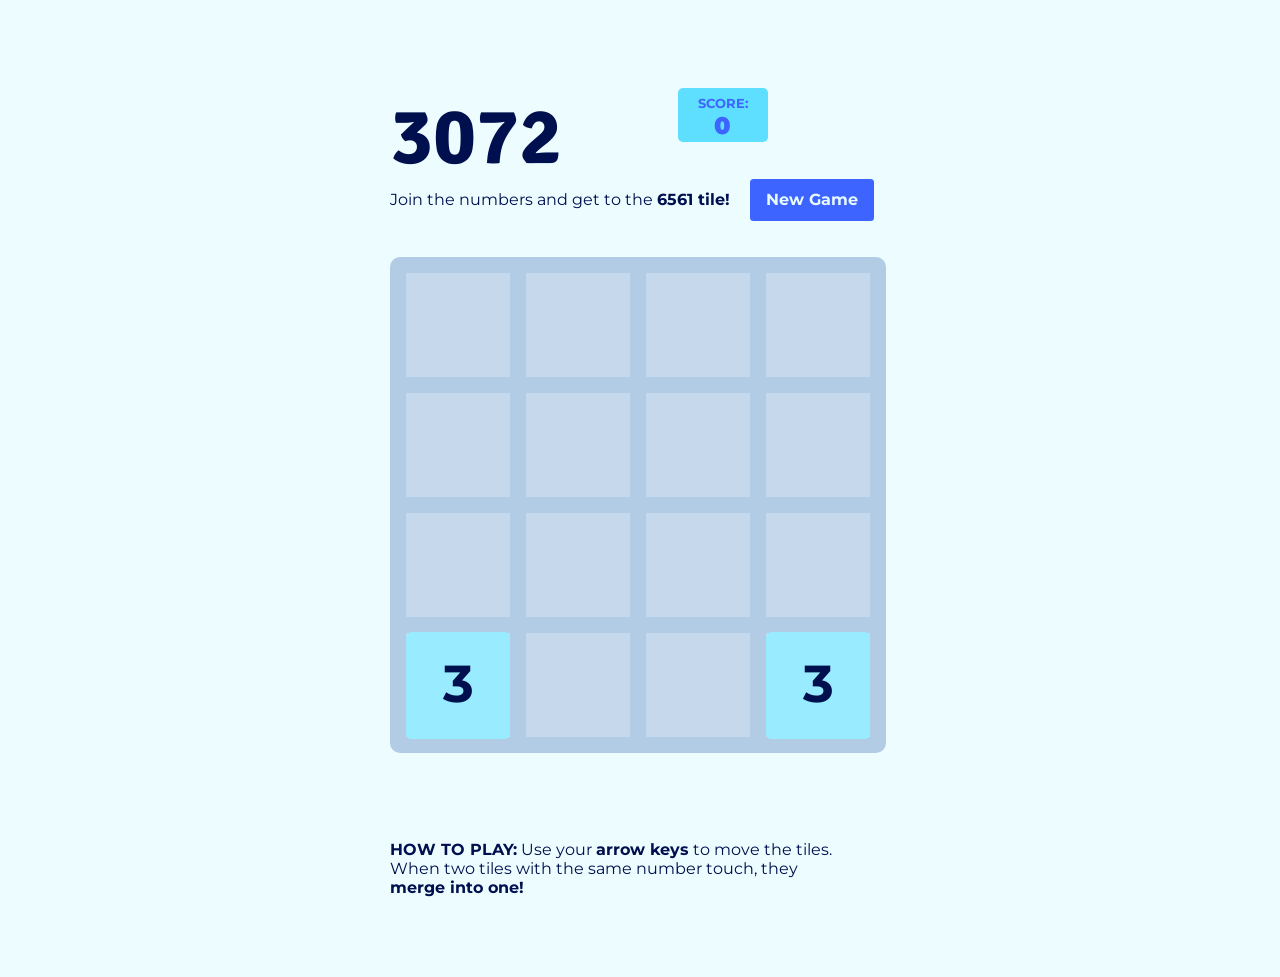
<file: index.html>
<!DOCTYPE html>
<html>

<head>
  <title> 3072 </title>
  <link rel="stylesheet" href="styles.css">
  <link rel="shortcut icon" href="images/favicon.ico">
  <link href="https://fonts.googleapis.com/css?family=Montserrat|Noto+Sans|Signika&display=swap" rel="stylesheet">
  <script src="https://ajax.googleapis.com/ajax/libs/jquery/3.4.1/jquery.min.js"></script>
  <script src="index.js"></script>
</head>

<body>
  <div class="main-container">
    <div class="top-container">
      <div class="header">
        3072
      </div>
      <div class="score">SCORE:<br>
        <span class="score-digit">0</span>
      </div>
    </div>
    <div class="above-game">
      Join the numbers and get to the <span class="above-game-bold">6561 tile!</span>
      <span type="button" name="button" class="new-game-btn">New Game</span>
    </div>
    <div class="game-container">
      <div class="game">
        <div class="line-v v1"></div>
        <div class="line-v v2"></div>
        <div class="line-v v3"></div>
        <div class="line-h h1"></div>
        <div class="line-h h2"></div>
        <div class="line-h  h3"></div>
      </div>
      <div class="response"></div>
      <div class="instructions">
        <strong>HOW TO PLAY:</strong> Use your <strong>arrow keys</strong> to move the tiles. When two tiles with the same number touch, they <strong>merge into one!</strong>
      </div>
    </div>
  </div>
</body>

</html>
</file>
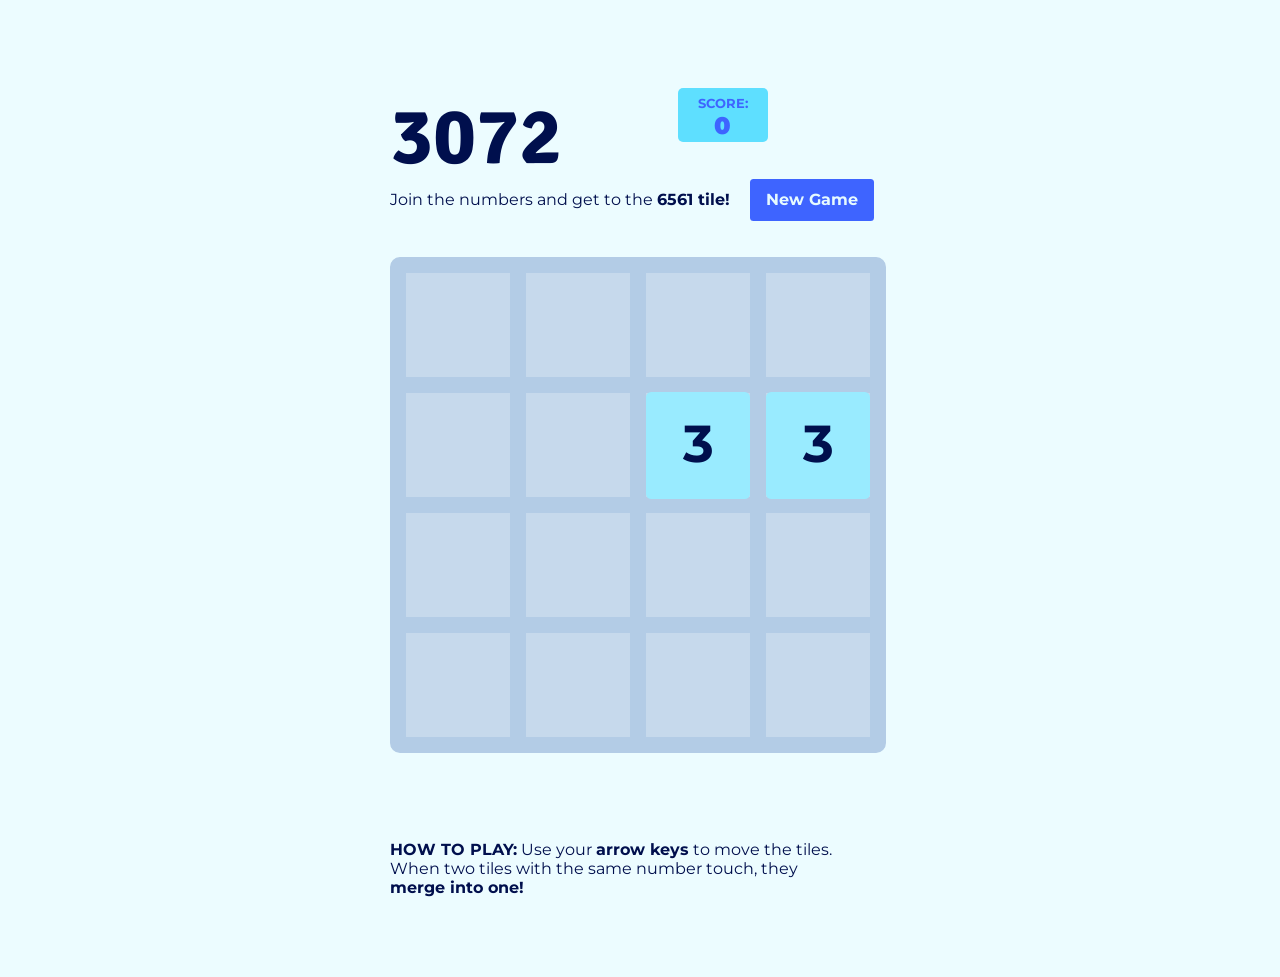
<file: home.html>
<!DOCTYPE html>
<html>

<head>
  <title> 3072 </title>
  <link rel="stylesheet" href="styles.css">
  <link rel="shortcut icon" href="images/favicon.ico">
  <link href="https://fonts.googleapis.com/css?family=Montserrat|Noto+Sans|Signika&display=swap" rel="stylesheet">
  <script src="https://ajax.googleapis.com/ajax/libs/jquery/3.4.1/jquery.min.js"></script>
  <script src="index.js"></script>
</head>

<body>
  <div class="main-container">
    <div class="top-container">
      <div class="header">
        3072
      </div>
      <div class="score">SCORE:<br>
        <span class="score-digit">0</span>
      </div>
    </div>
    <div class="above-game">
      Join the numbers and get to the <span class="above-game-bold">6561 tile!</span>
      <span type="button" name="button" class="new-game-btn">New Game</span>
    </div>
    <div class="game-container">
      <div class="game">
        <div class="line-v v1"></div>
        <div class="line-v v2"></div>
        <div class="line-v v3"></div>
        <div class="line-h h1"></div>
        <div class="line-h h2"></div>
        <div class="line-h  h3"></div>
      </div>
      <div class="response"></div>
      <div class="instructions">
        <strong>HOW TO PLAY:</strong> Use your <strong>arrow keys</strong> to move the tiles. When two tiles with the same number touch, they <strong>merge into one!</strong>
      </div>
    </div>
  </div>
  <div class = "logs"></div>
</body>

</html>
</file>
<file: styles.css>
body {
  background-color: #ecfcff;
  color: #000f4d;
  padding-top: 5rem;
  font-family: Montserrat, Noto, Arial, sans-serif;
}

.main-container {
  width: 31.25rem;
  margin: auto;
}

.header {
  font-size: 5rem;
  width: 18rem;
  display: inline-block;
  overflow: hidden;
  float: left;
  font-family: Signika, sans-serif;
  font-weight: bold;
}

.score {
  background-color: #5edfff;
  color: #3e64ff;
  width: 5rem;
  font-size: 1.25rem;
  text-align: center;
  padding: 0.5rem 0.3rem 0.15rem;
  border-radius: 5px;
  overflow: hidden;
  font-weight: bolder;
  font-size: 0.8rem;
}

.score-digit {
  font-weight: 900;
  font-size: 1.5rem;
}

.above-game {
  clear: both;
  margin: 3rem 0;
}

.above-game-bold {
  font-weight: bold;
}

.new-game-btn {
  margin-left: 1rem;
  background: #3e64ff;
  color: #e6faff;
  width: 6rem;
  text-align: center;
  padding: 0.7rem 1rem;
  border-radius: 3.5px;
  font-weight: bold;:
}

.new-game-btn {
  cursor: pointer;
}

.num-block {
  margin: 1rem;
  width: 2rem;
  height: 1.5rem;
  text-align: center;
  padding: 3rem 2rem 2rem;
  border: solid 1px black;
  border-radius: 5px;
}

.game-container {
  position: absolute;
  height: 45rem;
  width: 29rem;
}

.instructions {
  position: absolute;
  bottom: 5rem;
}

.game {
  width: 29rem;
  height: 29rem;
  background: #c6d9ec;
  border-radius: 2%;
  border: 1rem solid #b3cce6;
  position: absolute;
}

.line-v {
  background: #b3cce6;
  position: relative;
  width: 1rem;
  height: 29rem;
}

.v1 {
  left: 6.5rem;
}

.v2 {
  left: 14rem;
  bottom: 29rem;
}

.v3 {
  left: 21.5rem;
  bottom: 58rem;
}

.line-h {
  background: #b3cce6;
  position: relative;
  width: 29rem;
  height: 1rem;
}

.h1 {
  bottom: 80.5rem;
}

.h2 {
  bottom: 74rem;
}

.h3 {
  bottom: 67.5rem;
}

.tile {
  width: 6.5rem;
  height: 5.45rem;
  background: #80aaff;
  margin-bottom: 5px;
  border-radius: 5%;
  text-align: center;
  font-size: 3.25rem;
  font-weight: bold;
  padding-top: 1.25rem;
  animation: appear 0.5s;
  position: absolute;
}

.three {
  background: #99ebff;
}

.six {
  background: #80aaff;
}

.one-two {
  background: #3377ff;
  color: #e6eeff;
}

.two-four {
  background: #0055ff;
  color: #e6eeff;
}

.four-eight {
  background: #0044cc;
  color: #e6eeff;
}

.nine-six {
  background: #003d99;
  color: #e6eeff;
}

.one-nine-two {
  background: #944dff;
  font-size: 2.85rem;
  height: 4.5;
  padding-top: 1.5rem;
}

.three-eight-four {
  background: #751aff;
  color: #e6eeff;
  font-size: 2.85rem;
  height: 4.5;
  padding-top: 1.5rem;
}

.seven-six-eight {
  background: #5c00e6;
  color: #e6eeff;
  font-size: 2.85rem;
  height: 4.5;
  padding-top: 1.5rem;
}

.one-five-three-six {
  background: #e600e6;
  color: #e6eeff;
  font-size: 2.6rem;
  height: 4.25;
  padding-top: 1.75rem;
}

.three-zero-seven-two {
  background: #1a1a1a;
  color: #e6eeff;
  font-size: 2.5rem;
  height: 4.25;
  padding-top: 1.75rem;
}

.response {
  width: 31rem;
  height: 18rem;
  opacity: 0.5;
  font-size: 5rem;
  text-align: center;
  font-weight: bolder;
  color: white;
  padding-top: 13rem;
  background: white;
}

.lose {
  background: #ff66cc;
}

.win {
  background: black;

}

@keyframes appear {
  from {transform: scale(0);}
  to {transform: scale(1);}
}
</file>
